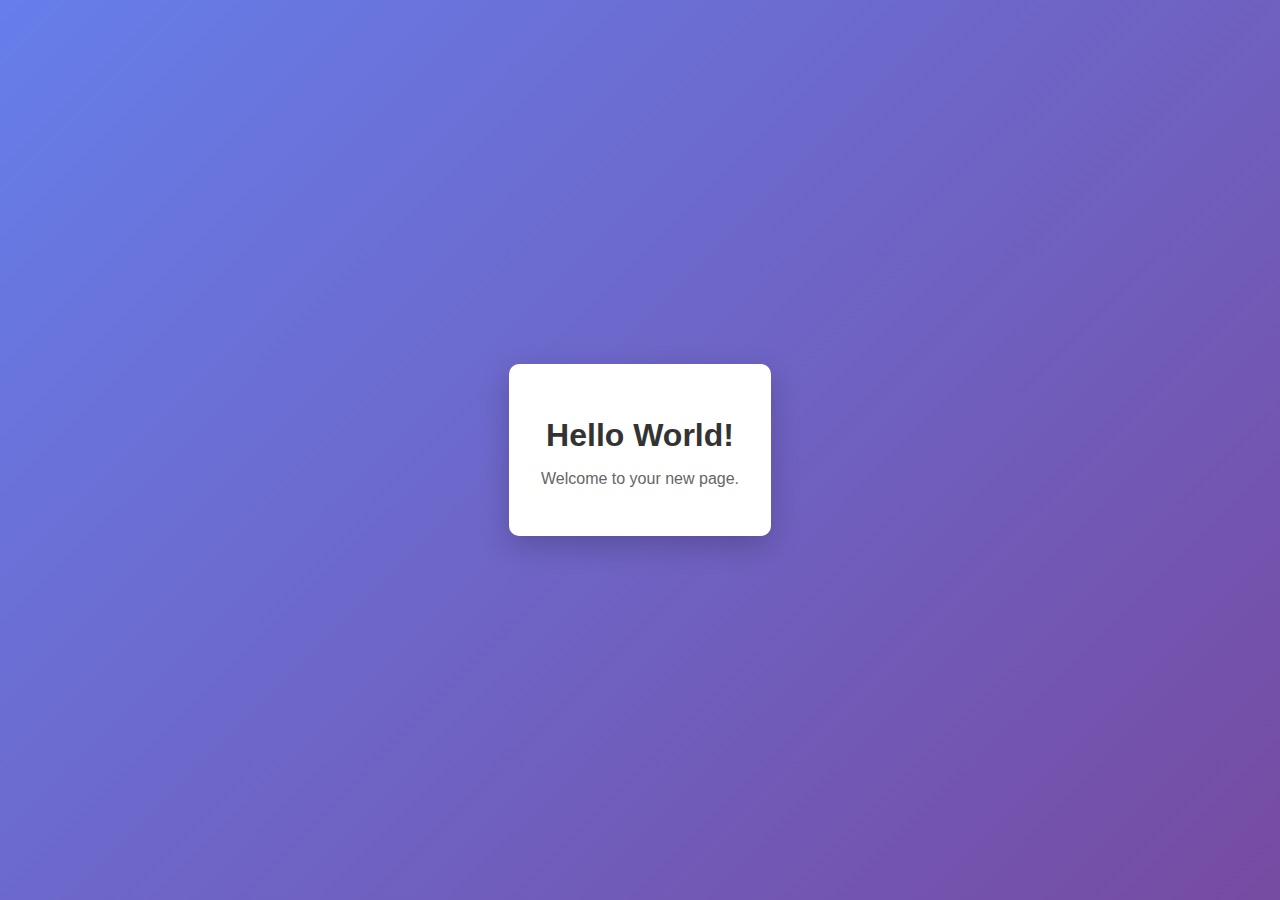
<file: claude-test/index.html>
<!DOCTYPE html>
<html lang="en">
<head>
    <meta charset="UTF-8">
    <meta name="viewport" content="width=device-width, initial-scale=1.0">
    <title>Hello World</title>
    <style>
        body {
            font-family: Arial, sans-serif;
            display: flex;
            justify-content: center;
            align-items: center;
            height: 100vh;
            margin: 0;
            background: linear-gradient(135deg, #667eea 0%, #764ba2 100%);
        }
        .container {
            text-align: center;
            background: white;
            padding: 2rem;
            border-radius: 10px;
            box-shadow: 0 10px 30px rgba(0,0,0,0.2);
        }
        h1 {
            color: #333;
            margin-bottom: 1rem;
        }
        p {
            color: #666;
        }
    </style>
</head>
<body>
    <div class="container">
        <h1>Hello World!</h1>
        <p>Welcome to your new page.</p>
    </div>
</body>
</html>
</file>
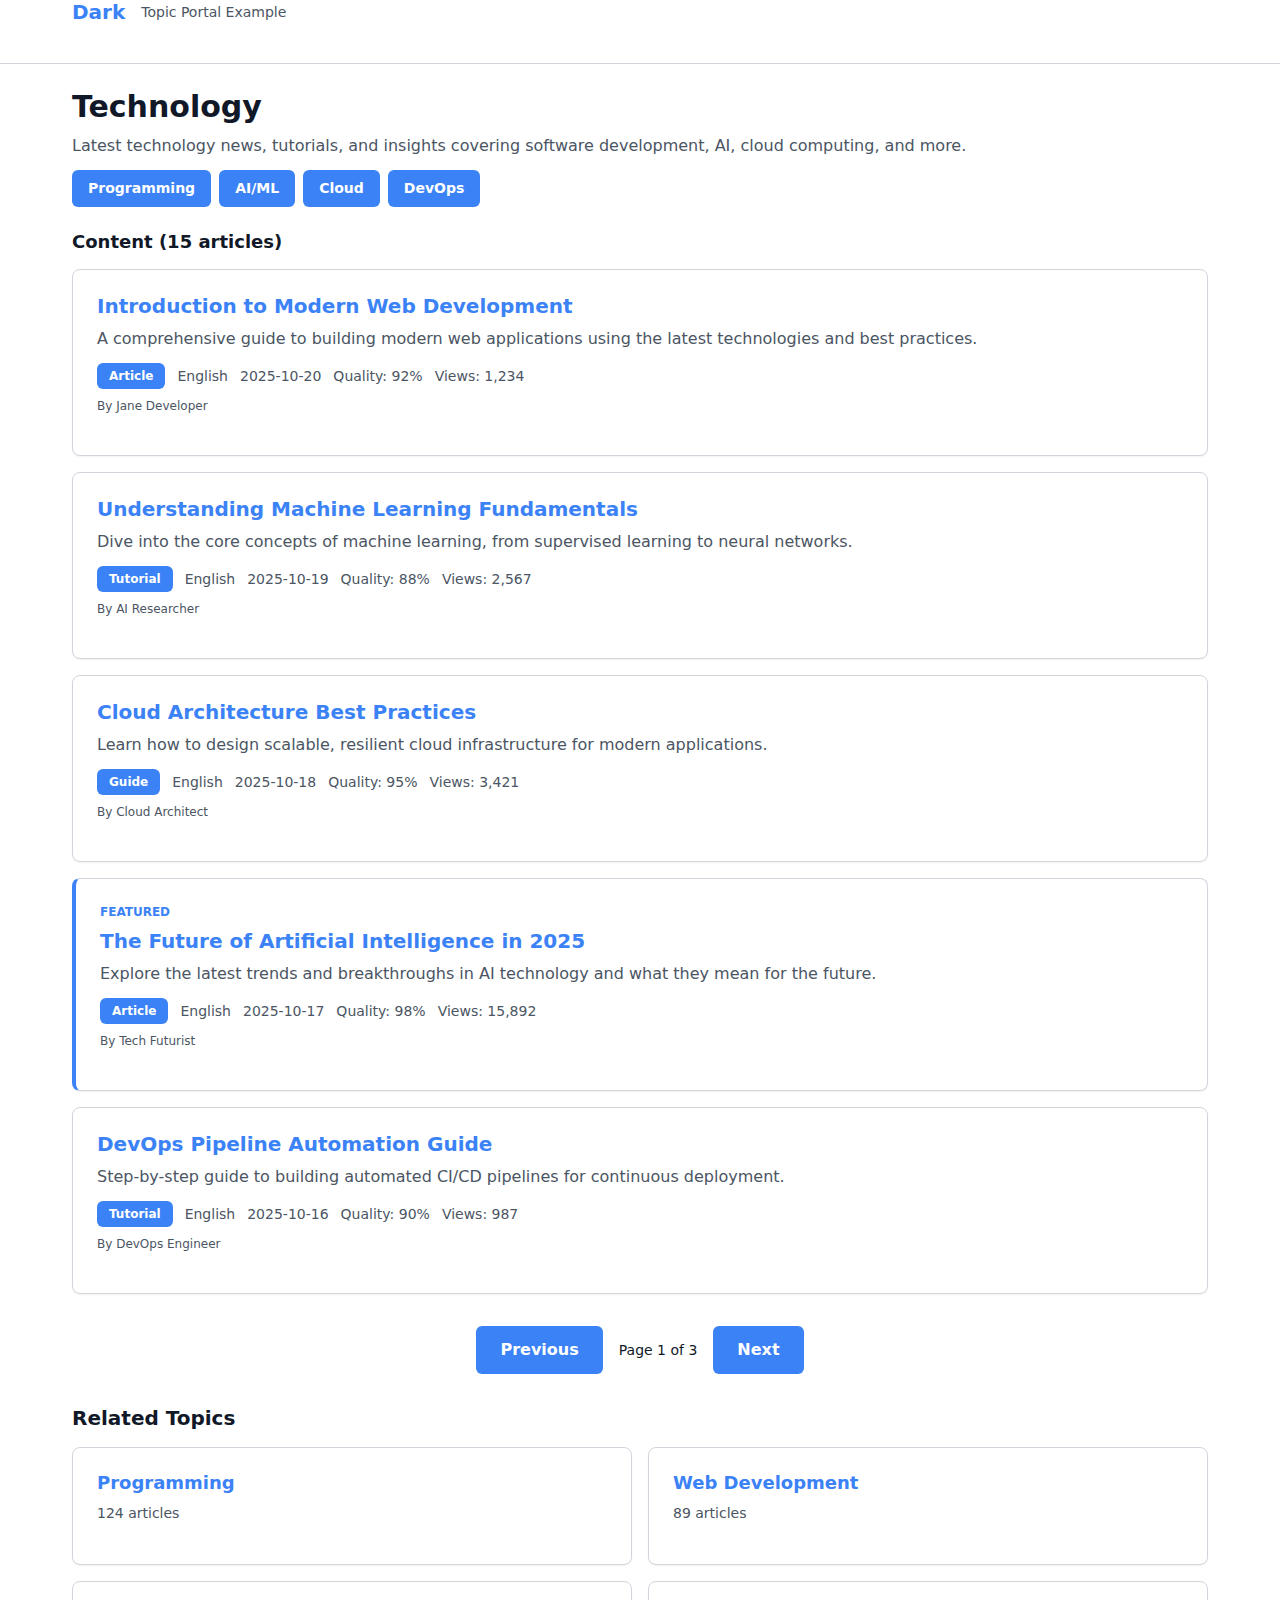
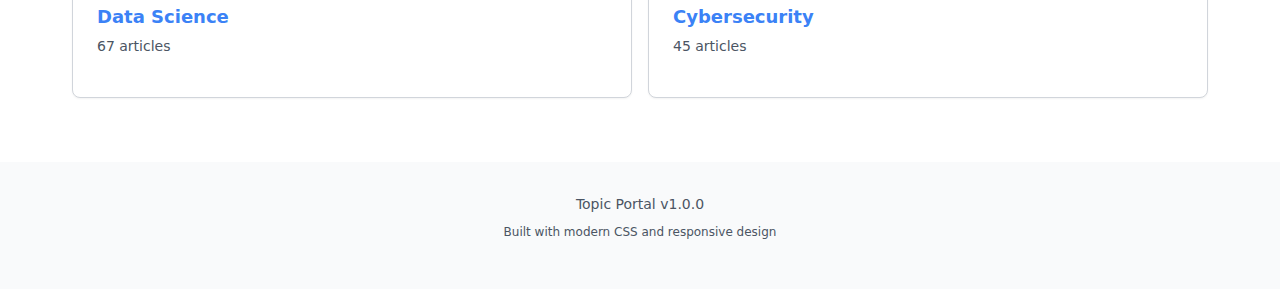
<file: claude-skills/css-mimic/assets/example_portal.html>
<!DOCTYPE html>
<html lang="ko">
<head>
    <meta charset="UTF-8">
    <meta name="viewport" content="width=device-width, initial-scale=1.0">
    <meta http-equiv="X-UA-Compatible" content="IE=edge">
    <title>Technology - Topic Portal Example</title>
    <meta name="description" content="Example topic portal page showcasing CSS structure">

    <!-- Link to your generated CSS -->
    <link rel="stylesheet" href="base_template.css">
    <!-- Or your custom generated CSS -->
    <!-- <link rel="stylesheet" href="generated_styles.css"> -->
</head>
<body>
    <!-- Sticky Header -->
    <header class="sticky-header">
        <div class="container flex items-center justify-between">
            <div class="flex items-center gap-4">
                <h1 class="text-xl font-bold m-0">
                    <a href="/" style="text-decoration: none;">Dark</a>
                </h1>
                <p class="text-sm m-0 text-muted">Topic Portal Example</p>
            </div>
            <!-- Optional: Add navigation, search, theme toggle here -->
        </div>
    </header>

    <!-- Main Content -->
    <main class="container" style="margin-top: 1.5rem;">
        <!-- Topic Header Section -->
        <section class="mb-8">
            <div class="mb-6">
                <h1 class="text-3xl font-bold mb-2">Technology</h1>
                <p class="text-base text-muted mb-3">
                    Latest technology news, tutorials, and insights covering software development, AI, cloud computing, and more.
                </p>

                <!-- Topic Keywords -->
                <div class="flex flex-wrap gap-2">
                    <span class="btn btn-primary" style="padding: 0.5rem 1rem; font-size: 0.875rem;">Programming</span>
                    <span class="btn btn-primary" style="padding: 0.5rem 1rem; font-size: 0.875rem;">AI/ML</span>
                    <span class="btn btn-primary" style="padding: 0.5rem 1rem; font-size: 0.875rem;">Cloud</span>
                    <span class="btn btn-primary" style="padding: 0.5rem 1rem; font-size: 0.875rem;">DevOps</span>
                </div>
            </div>

            <!-- Content Count -->
            <h2 class="text-lg font-semibold mb-4">Content (15 articles)</h2>

            <!-- Content List -->
            <div class="flex flex-col gap-4">
                <!-- Content Preview Card 1 -->
                <article class="card">
                    <h3 class="text-xl font-semibold mb-2">
                        <a href="/content/1">Introduction to Modern Web Development</a>
                    </h3>
                    <p class="text-base text-muted mb-3">
                        A comprehensive guide to building modern web applications using the latest technologies and best practices.
                    </p>

                    <!-- Metadata Bar -->
                    <div class="flex flex-wrap gap-3 items-center text-sm text-muted">
                        <span class="btn btn-primary" style="padding: 0.25rem 0.75rem; font-size: 0.75rem;">Article</span>
                        <span>English</span>
                        <time>2025-10-20</time>
                        <span>Quality: 92%</span>
                        <span>Views: 1,234</span>
                    </div>

                    <p class="text-xs text-muted mt-2">By Jane Developer</p>
                </article>

                <!-- Content Preview Card 2 -->
                <article class="card">
                    <h3 class="text-xl font-semibold mb-2">
                        <a href="/content/2">Understanding Machine Learning Fundamentals</a>
                    </h3>
                    <p class="text-base text-muted mb-3">
                        Dive into the core concepts of machine learning, from supervised learning to neural networks.
                    </p>

                    <div class="flex flex-wrap gap-3 items-center text-sm text-muted">
                        <span class="btn btn-primary" style="padding: 0.25rem 0.75rem; font-size: 0.75rem;">Tutorial</span>
                        <span>English</span>
                        <time>2025-10-19</time>
                        <span>Quality: 88%</span>
                        <span>Views: 2,567</span>
                    </div>

                    <p class="text-xs text-muted mt-2">By AI Researcher</p>
                </article>

                <!-- Content Preview Card 3 -->
                <article class="card">
                    <h3 class="text-xl font-semibold mb-2">
                        <a href="/content/3">Cloud Architecture Best Practices</a>
                    </h3>
                    <p class="text-base text-muted mb-3">
                        Learn how to design scalable, resilient cloud infrastructure for modern applications.
                    </p>

                    <div class="flex flex-wrap gap-3 items-center text-sm text-muted">
                        <span class="btn btn-primary" style="padding: 0.25rem 0.75rem; font-size: 0.75rem;">Guide</span>
                        <span>English</span>
                        <time>2025-10-18</time>
                        <span>Quality: 95%</span>
                        <span>Views: 3,421</span>
                    </div>

                    <p class="text-xs text-muted mt-2">By Cloud Architect</p>
                </article>

                <!-- Content Preview Card 4 (Featured) -->
                <article class="card" style="border-left: 4px solid var(--color-primary);">
                    <div class="flex items-center gap-2 mb-2">
                        <span class="text-xs font-bold" style="color: var(--color-primary);">FEATURED</span>
                    </div>
                    <h3 class="text-xl font-semibold mb-2">
                        <a href="/content/4">The Future of Artificial Intelligence in 2025</a>
                    </h3>
                    <p class="text-base text-muted mb-3">
                        Explore the latest trends and breakthroughs in AI technology and what they mean for the future.
                    </p>

                    <div class="flex flex-wrap gap-3 items-center text-sm text-muted">
                        <span class="btn btn-primary" style="padding: 0.25rem 0.75rem; font-size: 0.75rem;">Article</span>
                        <span>English</span>
                        <time>2025-10-17</time>
                        <span>Quality: 98%</span>
                        <span>Views: 15,892</span>
                    </div>

                    <p class="text-xs text-muted mt-2">By Tech Futurist</p>
                </article>

                <!-- Content Preview Card 5 -->
                <article class="card">
                    <h3 class="text-xl font-semibold mb-2">
                        <a href="/content/5">DevOps Pipeline Automation Guide</a>
                    </h3>
                    <p class="text-base text-muted mb-3">
                        Step-by-step guide to building automated CI/CD pipelines for continuous deployment.
                    </p>

                    <div class="flex flex-wrap gap-3 items-center text-sm text-muted">
                        <span class="btn btn-primary" style="padding: 0.25rem 0.75rem; font-size: 0.75rem;">Tutorial</span>
                        <span>English</span>
                        <time>2025-10-16</time>
                        <span>Quality: 90%</span>
                        <span>Views: 987</span>
                    </div>

                    <p class="text-xs text-muted mt-2">By DevOps Engineer</p>
                </article>
            </div>

            <!-- Pagination (Optional) -->
            <div class="flex justify-center items-center gap-4 mt-8">
                <button class="btn btn-primary">Previous</button>
                <span class="text-sm">Page 1 of 3</span>
                <button class="btn btn-primary">Next</button>
            </div>
        </section>

        <!-- Related Topics (Optional) -->
        <section class="mb-8">
            <h2 class="text-xl font-semibold mb-4">Related Topics</h2>
            <div class="grid grid-cols-2 gap-4">
                <div class="card">
                    <h3 class="text-lg font-semibold mb-2">
                        <a href="/topic/programming">Programming</a>
                    </h3>
                    <p class="text-sm text-muted">124 articles</p>
                </div>
                <div class="card">
                    <h3 class="text-lg font-semibold mb-2">
                        <a href="/topic/web-development">Web Development</a>
                    </h3>
                    <p class="text-sm text-muted">89 articles</p>
                </div>
                <div class="card">
                    <h3 class="text-lg font-semibold mb-2">
                        <a href="/topic/data-science">Data Science</a>
                    </h3>
                    <p class="text-sm text-muted">67 articles</p>
                </div>
                <div class="card">
                    <h3 class="text-lg font-semibold mb-2">
                        <a href="/topic/cybersecurity">Cybersecurity</a>
                    </h3>
                    <p class="text-sm text-muted">45 articles</p>
                </div>
            </div>
        </section>
    </main>

    <!-- Footer -->
    <footer style="background: var(--color-bg-secondary); padding: 2rem 0; margin-top: 4rem; text-align: center;">
        <div class="container">
            <p class="text-sm text-muted m-0">Topic Portal v1.0.0</p>
            <p class="text-xs text-muted mt-2">Built with modern CSS and responsive design</p>
        </div>
    </footer>
</body>
</html>
</file>
<file: claude-skills/css-mimic/assets/base_template.css>
/* ==========================================
   Base CSS Template

   Modern, responsive CSS foundation with:
   - CSS Reset
   - Design token system (CSS custom properties)
   - Utility classes
   - Dark mode support

   Customize the variables in :root to match
   your target website's design.
   ========================================== */

/* ==========================================
   CSS Reset - Modern Baseline
   ========================================== */

*, *::before, *::after {
  box-sizing: border-box;
}

* {
  margin: 0;
  padding: 0;
}

html {
  -webkit-font-smoothing: antialiased;
  -moz-osx-font-smoothing: grayscale;
}

body {
  min-height: 100vh;
  line-height: 1.5;
  font-family: var(--font-sans);
  font-size: var(--font-base);
  color: var(--color-text);
  background-color: var(--color-bg);
}

img, picture, video, canvas, svg {
  display: block;
  max-width: 100%;
}

input, button, textarea, select {
  font: inherit;
}

p, h1, h2, h3, h4, h5, h6 {
  overflow-wrap: break-word;
}

/* ==========================================
   Design Tokens - CSS Custom Properties

   Customize these values to match your
   target website's design system.
   ========================================== */

:root {
  /* Colors - Customize these */
  --color-primary: #3b82f6;
  --color-primary-hover: #2563eb;
  --color-secondary: #8b5cf6;
  --color-accent: #ec4899;

  /* Neutral colors */
  --color-gray-50: #f9fafb;
  --color-gray-100: #f3f4f6;
  --color-gray-200: #e5e7eb;
  --color-gray-300: #d1d5db;
  --color-gray-400: #9ca3af;
  --color-gray-500: #6b7280;
  --color-gray-600: #4b5563;
  --color-gray-700: #374151;
  --color-gray-800: #1f2937;
  --color-gray-900: #111827;

  /* Semantic colors */
  --color-text: var(--color-gray-900);
  --color-text-muted: var(--color-gray-600);
  --color-bg: white;
  --color-bg-secondary: var(--color-gray-50);
  --color-border: var(--color-gray-300);

  --color-success: #10b981;
  --color-error: #ef4444;
  --color-warning: #f59e0b;
  --color-info: #3b82f6;

  /* Typography */
  --font-sans: system-ui, -apple-system, 'Segoe UI', Roboto, sans-serif;
  --font-serif: Georgia, Cambria, 'Times New Roman', serif;
  --font-mono: 'Courier New', Consolas, monospace;

  /* Font sizes - Modular scale (1.25 ratio) */
  --font-xs: 0.75rem;      /* 12px */
  --font-sm: 0.875rem;     /* 14px */
  --font-base: 1rem;       /* 16px */
  --font-lg: 1.125rem;     /* 18px */
  --font-xl: 1.25rem;      /* 20px */
  --font-2xl: 1.5rem;      /* 24px */
  --font-3xl: 1.875rem;    /* 30px */
  --font-4xl: 2.25rem;     /* 36px */

  /* Font weights */
  --font-light: 300;
  --font-normal: 400;
  --font-medium: 500;
  --font-semibold: 600;
  --font-bold: 700;

  /* Line heights */
  --leading-tight: 1.25;
  --leading-normal: 1.5;
  --leading-relaxed: 1.75;
  --leading-loose: 2;

  /* Spacing scale (8px base) */
  --space-0: 0;
  --space-1: 0.25rem;     /* 4px */
  --space-2: 0.5rem;      /* 8px */
  --space-3: 0.75rem;     /* 12px */
  --space-4: 1rem;        /* 16px */
  --space-5: 1.25rem;     /* 20px */
  --space-6: 1.5rem;      /* 24px */
  --space-8: 2rem;        /* 32px */
  --space-10: 2.5rem;     /* 40px */
  --space-12: 3rem;       /* 48px */
  --space-16: 4rem;       /* 64px */
  --space-20: 5rem;       /* 80px */

  /* Border radius */
  --radius-none: 0;
  --radius-sm: 0.125rem;   /* 2px */
  --radius-md: 0.375rem;   /* 6px */
  --radius-lg: 0.5rem;     /* 8px */
  --radius-xl: 0.75rem;    /* 12px */
  --radius-2xl: 1rem;      /* 16px */
  --radius-full: 9999px;   /* Pill/circle */

  /* Shadows */
  --shadow-sm: 0 1px 2px 0 rgba(0, 0, 0, 0.05);
  --shadow-md: 0 4px 6px -1px rgba(0, 0, 0, 0.1), 0 2px 4px -1px rgba(0, 0, 0, 0.06);
  --shadow-lg: 0 10px 15px -3px rgba(0, 0, 0, 0.1), 0 4px 6px -2px rgba(0, 0, 0, 0.05);
  --shadow-xl: 0 20px 25px -5px rgba(0, 0, 0, 0.1), 0 10px 10px -5px rgba(0, 0, 0, 0.04);

  /* Layout */
  --container-max-width: 1200px;
  --header-height: 64px;

  /* Transitions */
  --transition-fast: 150ms ease;
  --transition-base: 200ms ease;
  --transition-slow: 300ms ease;
}

/* Dark mode support */
@media (prefers-color-scheme: dark) {
  :root {
    --color-text: var(--color-gray-100);
    --color-text-muted: var(--color-gray-400);
    --color-bg: var(--color-gray-900);
    --color-bg-secondary: var(--color-gray-800);
    --color-border: var(--color-gray-700);
  }
}

/* Or use data attribute for manual theme switching */
[data-theme="dark"] {
  --color-text: var(--color-gray-100);
  --color-text-muted: var(--color-gray-400);
  --color-bg: var(--color-gray-900);
  --color-bg-secondary: var(--color-gray-800);
  --color-border: var(--color-gray-700);
}

/* ==========================================
   Base Typography
   ========================================== */

h1, h2, h3, h4, h5, h6 {
  font-weight: var(--font-bold);
  line-height: var(--leading-tight);
  color: var(--color-text);
}

h1 { font-size: var(--font-4xl); margin-bottom: var(--space-4); }
h2 { font-size: var(--font-3xl); margin-bottom: var(--space-3); }
h3 { font-size: var(--font-2xl); margin-bottom: var(--space-3); }
h4 { font-size: var(--font-xl); margin-bottom: var(--space-2); }
h5 { font-size: var(--font-lg); margin-bottom: var(--space-2); }
h6 { font-size: var(--font-base); margin-bottom: var(--space-2); }

p {
  margin-bottom: var(--space-4);
  line-height: var(--leading-normal);
}

a {
  color: var(--color-primary);
  text-decoration: none;
  transition: color var(--transition-fast);
}

a:hover {
  color: var(--color-primary-hover);
  text-decoration: underline;
}

/* ==========================================
   Layout Utilities
   ========================================== */

.container {
  width: 100%;
  max-width: var(--container-max-width);
  margin-inline: auto;
  padding-inline: var(--space-4);
}

/* Flexbox utilities */
.flex { display: flex; }
.inline-flex { display: inline-flex; }
.flex-row { flex-direction: row; }
.flex-col { flex-direction: column; }
.flex-wrap { flex-wrap: wrap; }

.items-start { align-items: flex-start; }
.items-center { align-items: center; }
.items-end { align-items: flex-end; }
.items-stretch { align-items: stretch; }

.justify-start { justify-content: flex-start; }
.justify-center { justify-content: center; }
.justify-end { justify-content: flex-end; }
.justify-between { justify-content: space-between; }
.justify-around { justify-content: space-around; }

.gap-1 { gap: var(--space-1); }
.gap-2 { gap: var(--space-2); }
.gap-3 { gap: var(--space-3); }
.gap-4 { gap: var(--space-4); }
.gap-6 { gap: var(--space-6); }
.gap-8 { gap: var(--space-8); }

/* Grid utilities */
.grid { display: grid; }
.grid-cols-1 { grid-template-columns: repeat(1, 1fr); }
.grid-cols-2 { grid-template-columns: repeat(2, 1fr); }
.grid-cols-3 { grid-template-columns: repeat(3, 1fr); }
.grid-cols-4 { grid-template-columns: repeat(4, 1fr); }

/* ==========================================
   Spacing Utilities
   ========================================== */

/* Margin */
.m-0 { margin: 0; }
.m-1 { margin: var(--space-1); }
.m-2 { margin: var(--space-2); }
.m-3 { margin: var(--space-3); }
.m-4 { margin: var(--space-4); }

.mt-0 { margin-top: 0; }
.mt-1 { margin-top: var(--space-1); }
.mt-2 { margin-top: var(--space-2); }
.mt-3 { margin-top: var(--space-3); }
.mt-4 { margin-top: var(--space-4); }
.mt-6 { margin-top: var(--space-6); }
.mt-8 { margin-top: var(--space-8); }

.mb-0 { margin-bottom: 0; }
.mb-1 { margin-bottom: var(--space-1); }
.mb-2 { margin-bottom: var(--space-2); }
.mb-3 { margin-bottom: var(--space-3); }
.mb-4 { margin-bottom: var(--space-4); }
.mb-6 { margin-bottom: var(--space-6); }
.mb-8 { margin-bottom: var(--space-8); }

/* Padding */
.p-0 { padding: 0; }
.p-1 { padding: var(--space-1); }
.p-2 { padding: var(--space-2); }
.p-3 { padding: var(--space-3); }
.p-4 { padding: var(--space-4); }
.p-6 { padding: var(--space-6); }
.p-8 { padding: var(--space-8); }

/* ==========================================
   Typography Utilities
   ========================================== */

.text-xs { font-size: var(--font-xs); }
.text-sm { font-size: var(--font-sm); }
.text-base { font-size: var(--font-base); }
.text-lg { font-size: var(--font-lg); }
.text-xl { font-size: var(--font-xl); }
.text-2xl { font-size: var(--font-2xl); }
.text-3xl { font-size: var(--font-3xl); }

.font-light { font-weight: var(--font-light); }
.font-normal { font-weight: var(--font-normal); }
.font-medium { font-weight: var(--font-medium); }
.font-semibold { font-weight: var(--font-semibold); }
.font-bold { font-weight: var(--font-bold); }

.text-left { text-align: left; }
.text-center { text-align: center; }
.text-right { text-align: right; }

.text-muted { color: var(--color-text-muted); }

/* ==========================================
   Responsive Design
   ========================================== */

/* Mobile first breakpoints */
@media (min-width: 640px) {
  .container {
    padding-inline: var(--space-6);
  }
}

@media (min-width: 768px) {
  .container {
    padding-inline: var(--space-8);
  }
}

@media (min-width: 1024px) {
  /* Larger screens */
}

/* ==========================================
   Common Components

   Add your custom component styles here
   ========================================== */

/* Example: Card */
.card {
  background: var(--color-bg);
  border: 1px solid var(--color-border);
  border-radius: var(--radius-lg);
  padding: var(--space-6);
  box-shadow: var(--shadow-sm);
  transition: box-shadow var(--transition-base);
}

.card:hover {
  box-shadow: var(--shadow-md);
}

/* Example: Button */
.btn {
  display: inline-flex;
  align-items: center;
  justify-content: center;
  gap: var(--space-2);
  padding: var(--space-3) var(--space-6);
  font-weight: var(--font-semibold);
  border: none;
  border-radius: var(--radius-md);
  cursor: pointer;
  transition: all var(--transition-fast);
  text-decoration: none;
}

.btn-primary {
  background: var(--color-primary);
  color: white;
}

.btn-primary:hover {
  background: var(--color-primary-hover);
  transform: translateY(-1px);
}

/* Example: Header */
.sticky-header {
  position: sticky;
  top: 0;
  z-index: 100;
  background: var(--color-bg);
  border-bottom: 1px solid var(--color-border);
  height: var(--header-height);
}
</file>
